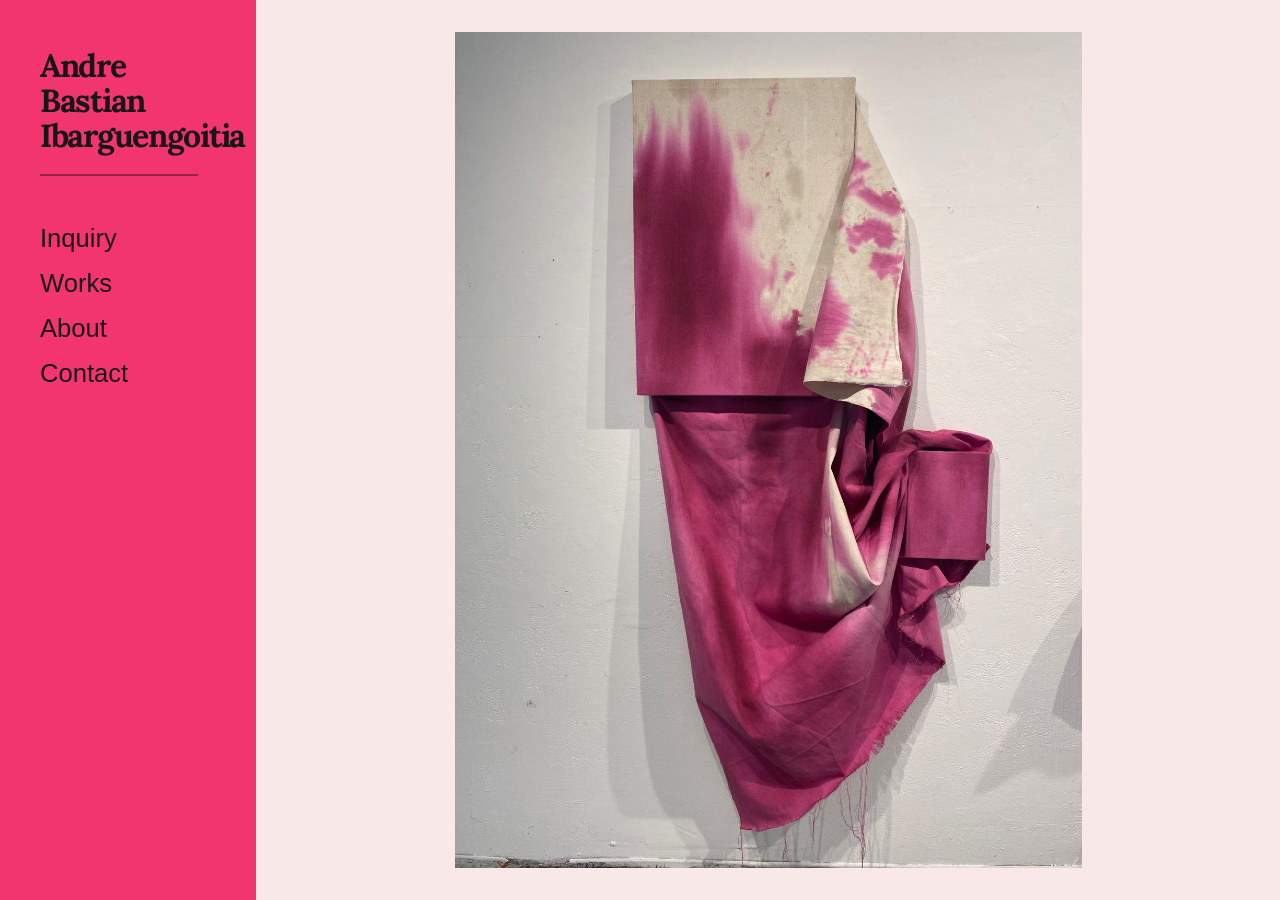
<file: index.html>
<!doctype html>
<html lang="en">
<head>
  <meta charset="utf-8">
  <meta name="viewport" content="width=device-width, initial-scale=1">
  <title>Andre Bastian Ibarguengoitia | Portfolio</title>
  <link rel="preconnect" href="https://fonts.googleapis.com">
  <link rel="preconnect" href="https://fonts.gstatic.com" crossorigin>
  <link href="https://fonts.googleapis.com/css2?family=Lora:wght@400;500;600;700&display=swap" rel="stylesheet">
  <link rel="stylesheet" href="sidebar.css">
  
  <style>

    * { margin: 0; padding: 0; box-sizing: border-box; }

    html, body {
      height: 100%;
      overflow: hidden; /* no scroll */
    }

    body {
      background: var(--theme-blush);
      color: var(--theme-ink);
      font-family: "Absans", sans-serif;
    }

    .layout {
      display: flex;
      height: 100vh;   /* fallback */
      height: 100dvh;
    }

    .hero {
  display: flex;
  align-items: center;      /* vertical centering */
  justify-content: center;  /* horizontal centering */
  flex: 1;
  min-width: 0;
  padding: 2rem;
}

.hero img {
  display: block;
  max-width: 100%;
  max-height: 100%;
  object-fit: contain;
}

    /* Match your sidebar's mobile breakpoint: sidebar goes on top, image fills the rest */
    @media (max-width: 640px) {
      .layout { flex-direction: column; }
      .hero { min-height: 0; }
    }
  </style>

</head>


<!-- THIS IS THE SIDEBAR THAT APPEARS ON ALL SCREENS -->
<body id="top">
  <div class="layout">
    <aside class="sidebar" aria-label="Main sidebar">
      <h1><a href="index.html#top">Andre Bastian Ibarguengoitia</a></h1>
      <nav aria-label="Main navigation">
        <a href="index.html#top">Inquiry</a>
        <a href="gallery.html">Works</a>
        <a href="about.html">About</a>
        <a href="contact.html">Contact</a>
      </nav>
    </aside>

    <main class="hero">
        <!-- <img src="images/los-volcanes-de-alla.jpeg" alt="Los volcanes de allá"> -->
        <img src="images/andre-artwork.jpeg" alt="Los volcanes de allá">
    </main>

  </div>
</body>
</html>
</file>
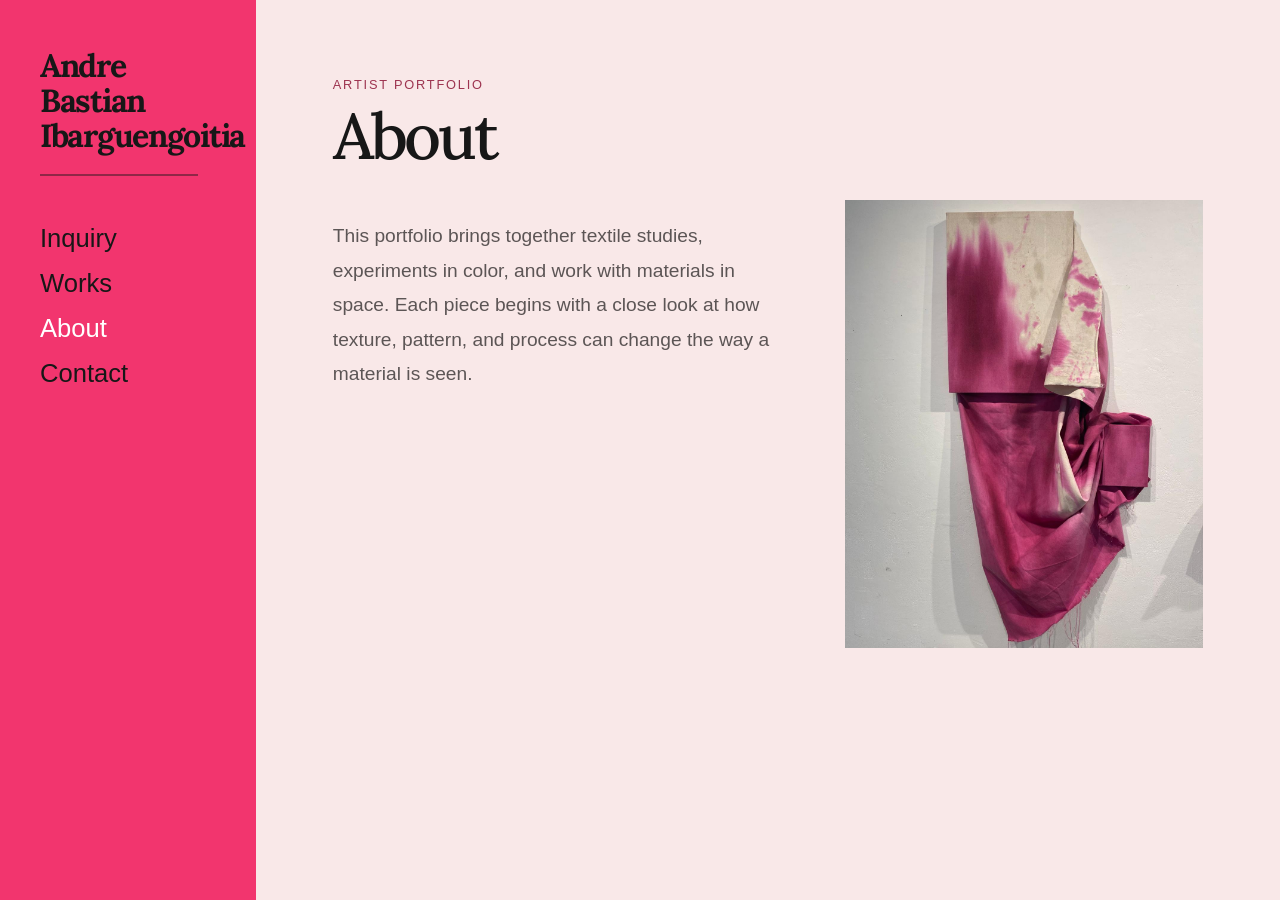
<file: about.html>
<!doctype html>
<html lang="en">
<head>
  <meta charset="utf-8">
  <meta name="viewport" content="width=device-width, initial-scale=1">
  <title>About | Andre Bastian Ibarguengoitia</title>
  <link rel="preconnect" href="https://fonts.googleapis.com">
  <link rel="preconnect" href="https://fonts.gstatic.com" crossorigin>
  <link href="https://fonts.googleapis.com/css2?family=Lora:wght@400;500;600;700&display=swap" rel="stylesheet">
  <link rel="stylesheet" href="sidebar.css">
  <style>
    * { box-sizing: border-box; }
    body { display: flex; min-height: 100vh; margin: 0; background: var(--theme-blush); color: var(--theme-ink); font-family: "Absans", sans-serif; }
    main { flex: 1; min-width: 0; padding: clamp(2rem, 6vw, 6rem); }
    .eyebrow { margin: 0 0 0.75rem; color: var(--theme-rose); font-size: 0.8rem; letter-spacing: 0.14em; text-transform: uppercase; }
    h2 { margin: 0; font-family: "Lora", Georgia, serif; font-size: clamp(2.8rem, 5vw, 4.5rem); font-weight: 500; letter-spacing: -0.05em; line-height: 1; }
    .about-layout { display: grid; grid-template-columns: minmax(0, 1fr) minmax(220px, 0.8fr); align-items: start; gap: clamp(2rem, 5vw, 5rem); margin-top: 2rem; }
    .about-copy { max-width: 42rem; color: var(--theme-muted); font-size: clamp(1.05rem, 1.5vw, 1.2rem); line-height: 1.8; }
    .about-image { display: block; width: 100%; max-height: 70vh; aspect-ratio: 4 / 5; object-fit: cover; }
    @media (max-width: 640px) {
      body { display: block; }
      main { padding: 2rem 1.5rem; }
      .about-layout { grid-template-columns: 1fr; gap: 1rem; }
      .about-image { max-height: none; aspect-ratio: 4 / 3; }
    }
  </style>
</head>
<body id="top">
  <aside class="sidebar" aria-label="Main sidebar">
    <h1><a href="index.html">Andre Bastian Ibarguengoitia</a></h1>
    <nav aria-label="Main navigation">
      <a href="index.html#top">Inquiry</a>
      <a href="gallery.html">Works</a>
      <a href="about.html" aria-current="page">About</a>
      <a href="contact.html">Contact</a>
    </nav>
  </aside>
  <main>
    <p class="eyebrow">Artist portfolio</p>
    <h2>About</h2>
    <div class="about-layout">
      <p class="about-copy">This portfolio brings together textile studies, experiments in color, and work with materials in space. Each piece begins with a close look at how texture, pattern, and process can change the way a material is seen.</p>
      <img class="about-image" id="about-artwork" alt="">
    </div>
  </main>
  <script src="artwork-data.js"></script>
  <script>
    const aboutArtwork = window.portfolioArtworks.find((artwork) => artwork.id === "draped-cloth-study");
    const aboutImage = document.querySelector("#about-artwork");
    aboutImage.src = aboutArtwork.src;
    aboutImage.alt = aboutArtwork.alt;
  </script>
</body>
</html>
</file>
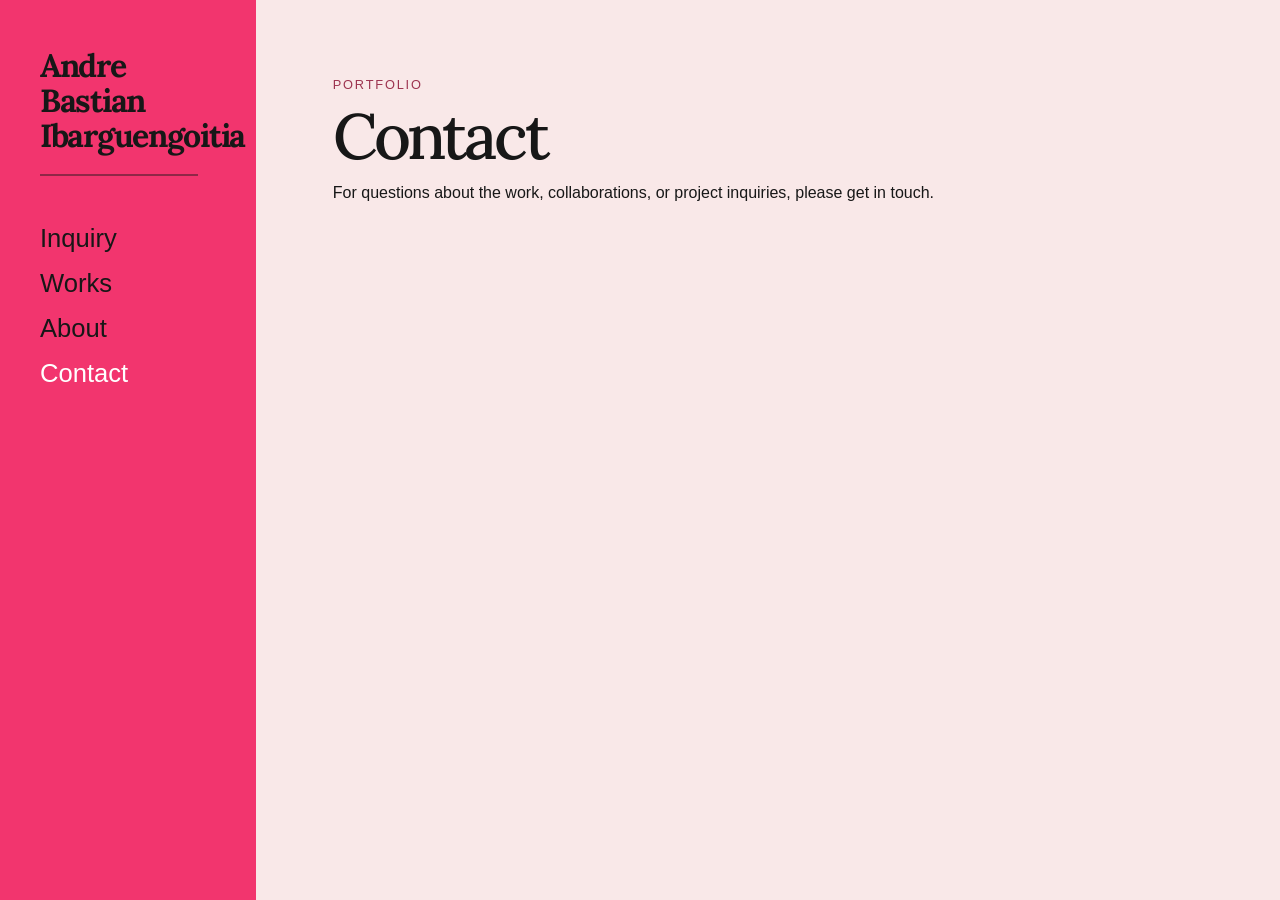
<file: contact.html>
<!doctype html>
<html lang="en">
<head>
  <meta charset="utf-8">
  <meta name="viewport" content="width=device-width, initial-scale=1">
  <title>Contact | Andre Bastian Ibarguengoitia</title>
  <link rel="preconnect" href="https://fonts.googleapis.com">
  <link rel="preconnect" href="https://fonts.gstatic.com" crossorigin>
  <link href="https://fonts.googleapis.com/css2?family=Lora:wght@400;500;600;700&display=swap" rel="stylesheet">
  <link rel="stylesheet" href="sidebar.css">
  <style>
    * { box-sizing: border-box; }
    body { display: flex; min-height: 100vh; margin: 0; background: var(--theme-blush); color: var(--theme-ink); font-family: "Absans", sans-serif; }
    main { flex: 1; min-width: 0; padding: clamp(2rem, 6vw, 6rem); }
    .eyebrow { margin: 0 0 0.75rem; color: var(--theme-rose); font-size: 0.8rem; letter-spacing: 0.14em; text-transform: uppercase; }
    h2 { margin: 0; font-family: "Lora", Georgia, serif; font-size: clamp(2.8rem, 5vw, 4.5rem); font-weight: 500; letter-spacing: -0.05em; line-height: 1; }
    @media (max-width: 640px) {
      body { display: block; }
      main { padding: 2rem 1.5rem; }
    }
  </style>
</head>
<body id="top">
  <aside class="sidebar" aria-label="Main sidebar">
    <h1><a href="index.html#top">Andre Bastian Ibarguengoitia</a></h1>
    <nav aria-label="Main navigation">
      <a href="index.html#top">Inquiry</a>
      <a href="gallery.html">Works</a>
      <!-- <a href="index.html#projects">Projects</a> -->
      <a href="about.html">About</a>
      <a href="contact.html" aria-current="page">Contact</a>
    </nav>
  </aside>
  <main>
    <p class="eyebrow">Portfolio</p>
    <h2>Contact</h2>
    <p class="intro">For questions about the work, collaborations, or project inquiries, please get in touch.</p>
  </main>
</body>
</html>
</file>
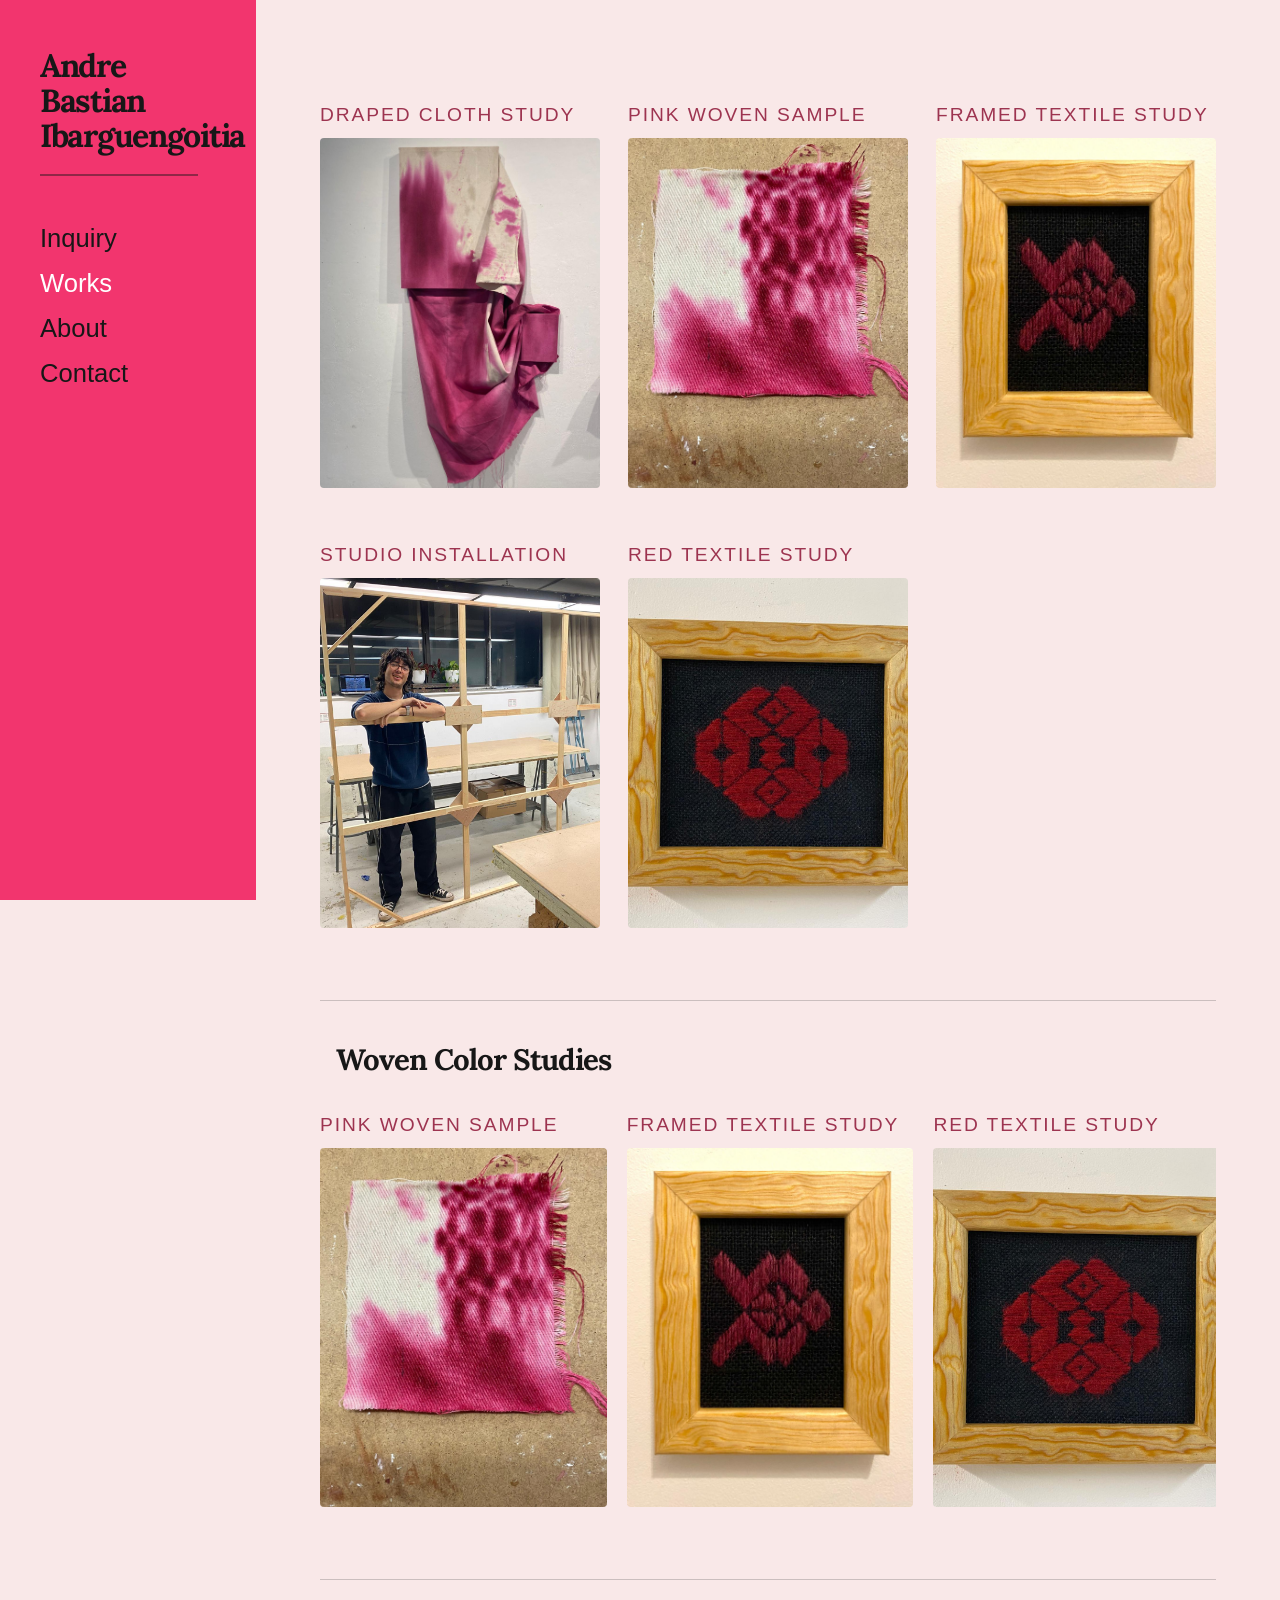
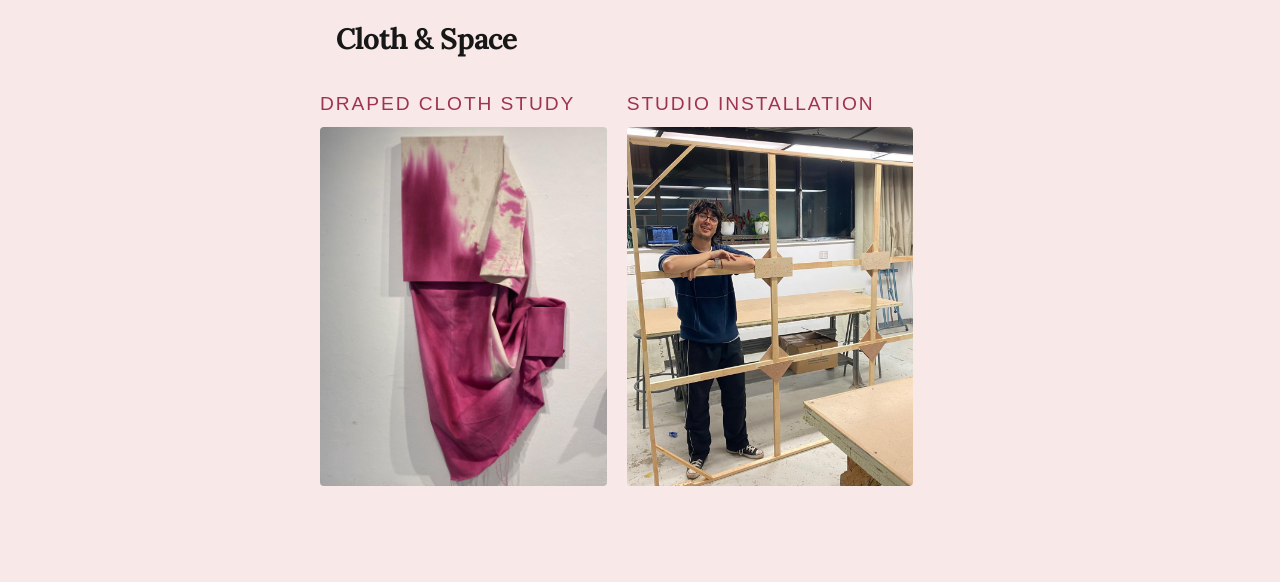
<file: gallery.html>
<!doctype html>
<html lang="en">
<head>
  <meta charset="utf-8">
  <meta name="viewport" content="width=device-width, initial-scale=1">
  <title>Works | Andre Bastian Ibarguengoitia</title>
  <link rel="preconnect" href="https://fonts.googleapis.com">
  <link rel="preconnect" href="https://fonts.gstatic.com" crossorigin>
  <link href="https://fonts.googleapis.com/css2?family=Lora:wght@400;500;600;700&display=swap" rel="stylesheet">
  <link rel="stylesheet" href="sidebar.css">
  <style>
    * { box-sizing: border-box; }

    body {
      display: flex;
      min-height: 100vh;
      margin: 0;
      background: var(--theme-blush);
      color: var(--theme-ink);
      font-family: "Absans", sans-serif;
    }

    .gallery {
      flex: 1;
      min-width: 0;
      padding: clamp(2rem, 5vw, 5rem);
    }

    .artwork-grid {
      display: grid;
      grid-template-columns: repeat(3, minmax(0, 1fr));
      gap: 2.5rem 1.75rem;
      margin-top: 2.5rem;
    }

    .gallery-header {
      grid-column: 1 / -1;
      margin-bottom: 0.5rem;
    }

    .gallery-header p {
      margin: 0 0 0.75rem;
      color: var(--theme-rose);
      font-size: 0.8rem;
      letter-spacing: 0.14em;
      text-transform: uppercase;
    }

    .gallery h2 {
      margin: 0;
      font-family: "Lora", Georgia, serif;
      font-size: clamp(2.8rem, 5vw, 4.5rem);
      font-weight: 500;
      letter-spacing: -0.05em;
      line-height: 1;
    }

    .gallery-header .intro {
      max-width: 34rem;
      margin: 1rem 0 0;
      color: var(--theme-muted);
      font-size: 1.05rem;
      letter-spacing: 0;
      line-height: 1.65;
      text-transform: none;
    }

    .gallery-item {
      position: relative;
      display: flex;
      flex-direction: column;
      gap: 0.75rem;
      width: 100%;
      padding: 0 0 1rem;
      color: inherit;
      font: inherit;
      text-align: left;
      cursor: zoom-in;
      transition: transform 180ms ease;
    }

    .gallery-item:hover { transform: translateY(-3px); }

    .gallery-item:focus-visible {
      outline: 3px solid var(--theme-magenta);
      outline-offset: 4px;
    }

    .gallery-item h3 {
      margin: 0;
      color: var(--theme-rose);
      font-family: "Absans", sans-serif;
      font-size: clamp(1.0rem, 1.5vw, 1.2rem);
      font-weight: 500;
      letter-spacing: 0.10em;
      text-transform: uppercase;
    }

    .image-frame {
      position: relative;
      display: block;
      overflow: hidden;
      border-radius: 4px;
    }

    .image-frame img {
      display: block;
      width: 100%;
      aspect-ratio: 4 / 5;
      object-fit: cover;
    }

    .image-details {
      position: absolute;
      right: 0;
      bottom: 0;
      left: 0;
      padding: 2.5rem 1rem 1rem;
      background: linear-gradient(transparent, var(--theme-image-scrim));
      color: var(--theme-white);
      font-size: 0.95rem;
      letter-spacing: 0.02em;
      opacity: 0;
      transform: translateY(0.5rem);
      transition: opacity 180ms ease, transform 180ms ease;
    }

    .gallery-item:hover .image-details,
    .gallery-item:focus-visible .image-details {
      opacity: 1;
      transform: translateY(0);
    }

    .project-section {
      min-width: 0;
      margin-top: 0.5rem;
      padding-top: 2rem;
      border-top: 1px solid var(--theme-divider-soft);
    }

    .project-groups {
      display: grid;
      gap: 2rem;
      margin-top: 3rem;
    }

    .gallery .project-heading {
      margin: 0 0 1.5rem;
      padding: 0.75rem 1rem;
      background: var(--theme-blush);
      font-family: "Lora", Georgia, serif;
      font-size: clamp(1.6rem, 2.3vw, 2.1rem);
      font-weight: 700;
      letter-spacing: -0.035em;
    }

    .project-strip {
      display: flex;
      gap: 1.25rem;
      overflow-x: auto;
      padding: 0.25rem 0 1rem;
      scroll-snap-type: x mandatory;
      scrollbar-color: var(--theme-magenta) var(--theme-scroll-track);
      scrollbar-width: thin;
    }

    .project-strip .gallery-item {
      flex: 0 0 clamp(240px, 32%, 380px);
      scroll-snap-align: start;
    }

    .image-popup {
      width: min(90vw, 1100px);
      max-width: none;
      max-height: 90vh;
      padding: 1.5rem;
      border: 0;
      background: var(--theme-white);
      color: var(--theme-ink);
    }

    .image-popup::backdrop { background: var(--theme-image-scrim); }

    .popup-close {
      display: block;
      margin: 0 0 1rem auto;
      padding: 0.5rem 0.9rem;
      border: 0;
      background: var(--theme-magenta);
      color: var(--theme-ink);
      font: inherit;
      cursor: pointer;
    }

    .image-popup h2 {
      margin: 0 0 1rem;
      font-family: "Lora", Georgia, serif;
      font-size: clamp(1.5rem, 3vw, 2.25rem);
      font-weight: 500;
    }

    .image-popup p {
      max-width: 42rem;
      margin: 0 0 1.25rem;
      color: var(--theme-muted);
      line-height: 1.6;
    }

    .image-popup img {
      display: block;
      max-width: 100%;
      max-height: calc(90vh - 8rem);
      margin: 0 auto;
      object-fit: contain;
    }

    @media (max-width: 640px) {
      body { display: block; }

      .gallery { padding: 1.5rem; }
      .artwork-grid { grid-template-columns: 1fr; }
      .project-strip .gallery-item { flex-basis: 82%; }
    }
  </style>
</head>
<body id="top">
  <aside class="sidebar" aria-label="Main sidebar">
    <h1><a href="index.html#top">Andre Bastian Ibarguengoitia</a></h1>
    <nav aria-label="Main navigation">
      <a href="index.html#top">Inquiry</a>
      <a href="gallery.html" aria-current="page">Works</a>
      <a href="about.html">About</a>
      <a href="contact.html">Contact</a>
    </nav>
  </aside>

  <main class="gallery" aria-label="Gallery">
    <!-- <header class="gallery-header">
      <p>Selected work</p>
      <h2>Gallery</h2>
      <p class="intro">Textile studies, material experiments, and work in space.</p>
    </header> -->
    <div class="artwork-grid" id="artwork-grid" aria-label="Artwork"></div>
    <div class="project-groups" id="project-groups"></div>
  </main>

  <dialog class="image-popup" aria-labelledby="popup-title" aria-describedby="popup-description">
    <button class="popup-close" type="button" aria-label="Close image popup">Close</button>
    <h2 id="popup-title"></h2>
    <p id="popup-description"></p>
    <img src="images/andre-artwork.jpeg" alt="">
  </dialog>

  <script src="artwork-data.js"></script>
  <script>
    const imagePopup = document.querySelector(".image-popup");
    const popupClose = document.querySelector(".popup-close");
    const popupTitle = document.querySelector("#popup-title");
    const popupDescription = document.querySelector("#popup-description");
    const popupImage = imagePopup.querySelector("img");

    function createArtworkCard(artwork) {
      const card = document.createElement("div");
      card.className = "gallery-item";
      card.setAttribute("role", "button");
      card.setAttribute("tabindex", "0");
      card.setAttribute("aria-haspopup", "dialog");
      card.setAttribute("aria-label", `Open ${artwork.title}`);
      card.dataset.description = artwork.description;

      const title = document.createElement("h3");
      title.textContent = artwork.title;

      const frame = document.createElement("div");
      frame.className = "image-frame";

      const image = document.createElement("img");
      image.src = artwork.src;
      image.alt = artwork.alt;

      const details = document.createElement("span");
      details.className = "image-details";
      details.textContent = `${artwork.year} · ${artwork.medium}`;

      frame.append(image, details);
      card.append(title, frame);
      card.addEventListener("click", () => openImagePopup(card));
      card.addEventListener("keydown", (event) => {
        if (event.key === "Enter" || event.key === " ") {
          event.preventDefault();
          openImagePopup(card);
        }
      });
      return card;
    }

    function openImagePopup(galleryItem) {
      const image = galleryItem.querySelector("img");
      popupTitle.textContent = galleryItem.querySelector("h3").textContent;
      popupDescription.textContent = galleryItem.dataset.description;
      popupImage.src = image.src;
      popupImage.alt = image.alt;
      imagePopup.showModal();
    }

    const artworksById = new Map(window.portfolioArtworks.map((artwork) => [artwork.id, artwork]));
    const artworkGrid = document.querySelector("#artwork-grid");
    const projectGroups = document.querySelector("#project-groups");

    window.portfolioArtworks.forEach((artwork) => {
      artworkGrid.append(createArtworkCard(artwork));
    });

    window.portfolioProjects.forEach((project, index) => {
      const section = document.createElement("section");
      section.className = "project-section";
      section.setAttribute("aria-labelledby", `project-title-${index}`);

      const title = document.createElement("h2");
      title.className = "project-heading";
      title.id = `project-title-${index}`;
      title.textContent = project.title;

      const strip = document.createElement("div");
      strip.className = "project-strip";
      strip.setAttribute("aria-label", `Scrollable images from ${project.title}`);

      project.artworkIds
        .map((id) => artworksById.get(id))
        .filter(Boolean)
        .forEach((artwork) => strip.append(createArtworkCard(artwork)));

      section.append(title, strip);
      projectGroups.append(section);
    });
    popupClose.addEventListener("click", () => imagePopup.close());
    imagePopup.addEventListener("click", (event) => {
      if (event.target === imagePopup) imagePopup.close();
    });
  </script>
</body>
</html>
</file>
<file: sidebar.css>
:root {
  --theme-magenta: #f2356e;
  --theme-magenta-dark: #d10070;
  --theme-blush: #f9e8e8;
  --theme-ink: #171717;
  --theme-white: #fff;
  --theme-rose: #9d3450;
  --theme-muted: #5c5555;
  --theme-scroll-track: #f4e8ea;
  --theme-divider: rgb(23 23 23 / 45%);
  --theme-divider-soft: rgb(23 23 23 / 20%);
  --theme-divider-subtle: rgb(23 23 23 / 25%);
  --theme-image-scrim: rgb(0 0 0 / 75%);
}

.sidebar {
  position: sticky;
  top: 0;
  z-index: 2;
  align-self: flex-start;
  flex: 0 0 20%;
  width: 20%;
  height: 100vh;
  min-height: 100vh;
  padding: 3rem 2.5rem;
  background: var(--theme-magenta);
}

.sidebar h1 {
  margin: 0 0 3rem;
  color: var(--theme-ink);
  font-family: "Lora", Georgia, serif;
  font-size: clamp(1.6rem, 2.5vw, 2.3rem);
  line-height: 1.1;
  letter-spacing: -0.04em;
}

.sidebar h1::after {
  display: block;
  width: 90%;
  height: 2px;
  margin-top: 1.25rem;
  background: var(--theme-divider);
  content: "";
}

.sidebar h1 a {
  color: inherit;
  font: inherit;
  text-decoration: none;
}

.sidebar nav {
  display: grid;
  gap: 1rem;
}

.sidebar nav a {
  width: fit-content;
  color: var(--theme-ink);
  font-size: 1.6rem;
  text-decoration: none;
  transition: color 150ms ease;
}

.sidebar nav a:hover,
.sidebar nav a:focus-visible,
.sidebar nav a[aria-current="page"] {
  color: var(--theme-white);
}

@media (max-width: 900px) {
  .sidebar { padding: 2rem 1.5rem; }
  .sidebar nav a { font-size: 1.3rem; }
}

@media (max-width: 640px) {
  .sidebar {
    width: 100%;
    height: auto;
    min-height: auto;
    padding: 1.5rem;
    border-bottom: 1px solid var(--theme-magenta-dark);
  }

  .sidebar h1 { margin-bottom: 1.25rem; }
  .sidebar nav { grid-template-columns: repeat(4, auto); gap: 0.75rem; }
  .sidebar nav a { font-size: 1rem; }
}
</file>
